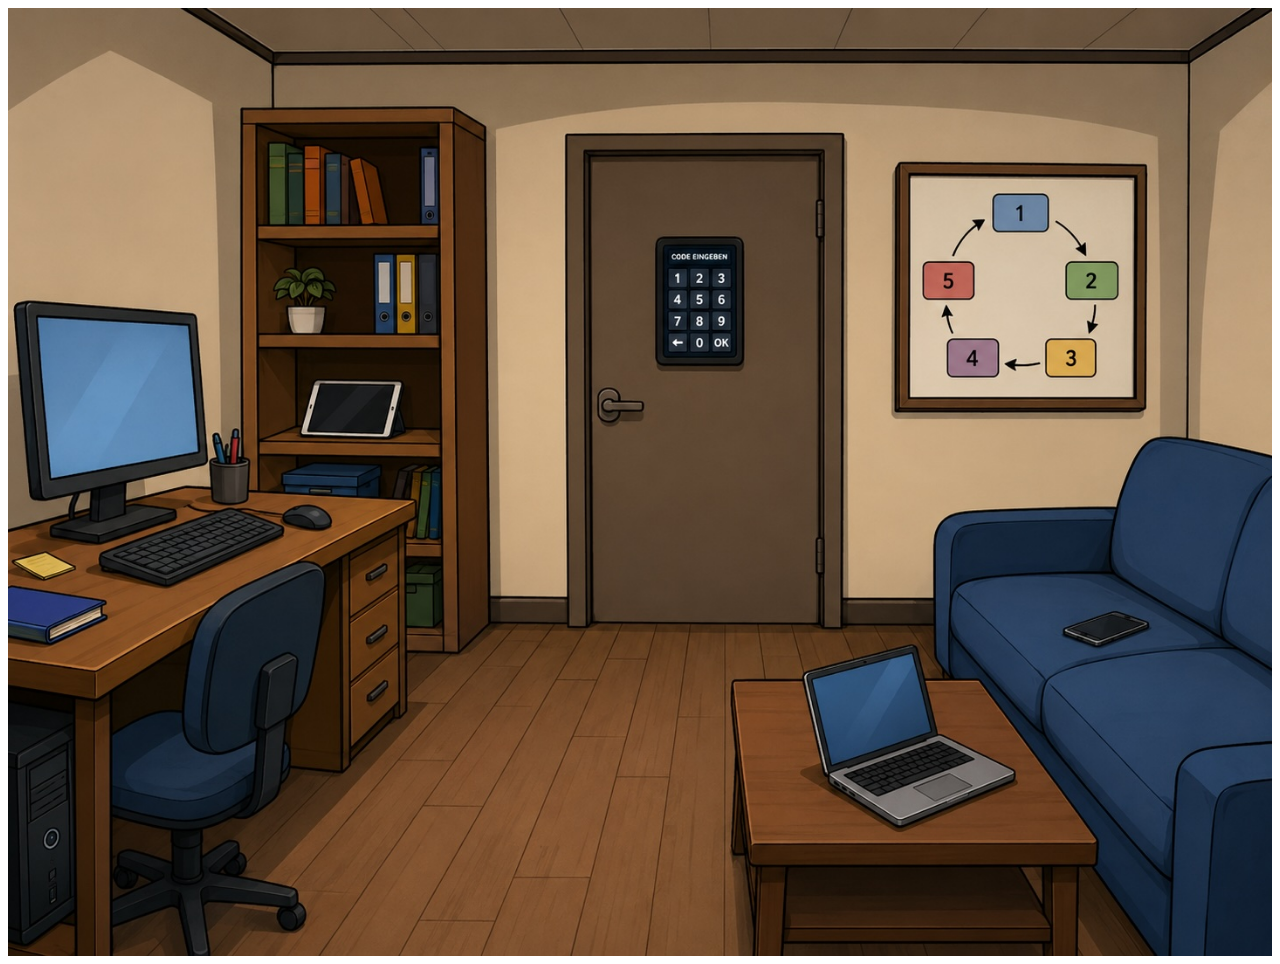
<file: index.html>
<!DOCTYPE html>
<html lang="de">
<head>
    <meta charset="UTF-8">
    <!-- Wichtig fürs iPad: Verhindert automatisches Zoomen -->
    <meta name="viewport" content="width=device-width, initial-scale=1.0, maximum-scale=1.0, user-scalable=no">
    <title>Break out the Internet</title>
    <link rel="stylesheet" href="style.css">
</head>
<body>

    <!-- Der Spielraum mit deinem generierten Bild -->
    <div class="space">
        
        <!-- Unsichtbarer Hotspot für das Bild -->
        <a href="bild.html" class="hotspot" id="hotspot-bild" title="Zum Bild"></a>

        <!-- Unsichtbarer Hotspot für den PC -->
        <a href="pc-raetsel.html" class="hotspot" id="hotspot-pc" title="Zum PC"></a>

        <!-- Unsichtbarer Hotspot für den Laptop -->
        <a href="laptop-raetsel.html" class="hotspot" id="hotspot-laptop" title="Zum Laptop"></a>

        <!-- Unsichtbarer Hotspot für den Tablet-PC -->
        <a href="tablet-raetsel.html" class="hotspot" id="hotspot-tablet" title="Zum Tablet-PC"></a>

        <!-- Unsichtbarer Hotspot für das Smartphone -->
        <a href="smartphone-erfolg.html" class="hotspot" id="hotspot-smartphone" title="Zum Smartphone"></a>

        <!-- Unsichtbarer Hotspot für die Tüpr -->
        <a href="tuer-raetsel.html" class="hotspot" id="hotspot-tuer" title="Zum Türschloss"></a>

    </div>

</body>
</html>
</file>
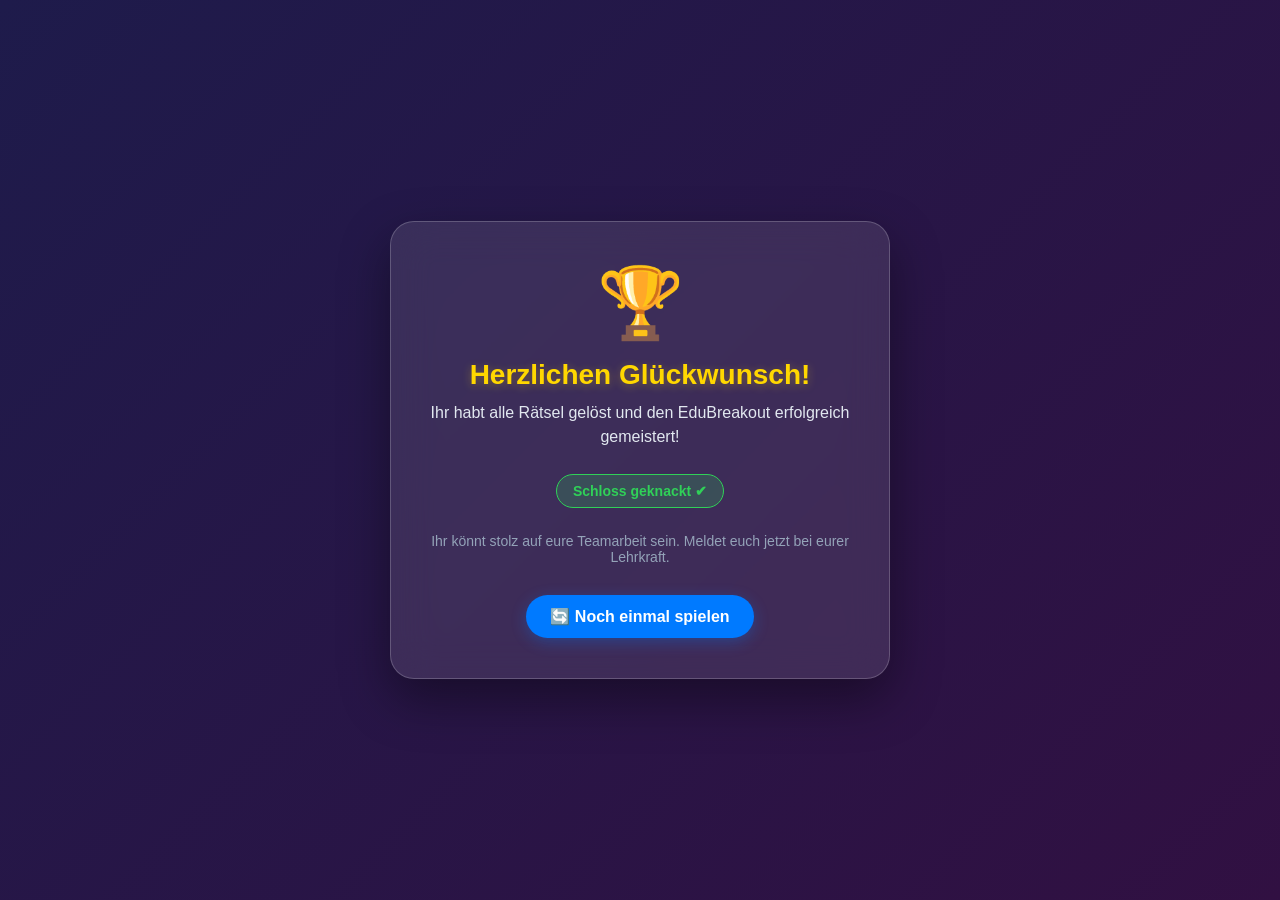
<file: glueckwunsch.html>
<!DOCTYPE html>
<html lang="de">
<head>
    <meta charset="UTF-8">
    <!-- Wichtig fürs iPad: Verhindert automatisches Zoomen -->
    <meta name="viewport" content="width=device-width, initial-scale=1.0, maximum-scale=1.0, user-scalable=no">
    <title>Geschafft! – EduBreakout</title>
    <link rel="stylesheet" href="glueckwunsch-style.css">
</head>
<body>

    <!-- Animiertes CSS-Konfetti im Hintergrund -->
    <div class="confetti-container">
        <div class="confetti"></div>
        <div class="confetti"></div>
        <div class="confetti"></div>
        <div class="confetti"></div>
        <div class="confetti"></div>
        <div class="confetti"></div>
        <div class="confetti"></div>
        <div class="confetti"></div>
        <div class="confetti"></div>
        <div class="confetti"></div>
    </div>

    <!-- Die Erfolgsmeldung -->
    <div class="success-card">
        <div class="trophy-icon">🏆</div>
        <h1>Herzlichen Glückwunsch!</h1>
        <p class="subtitle">Ihr habt alle Rätsel gelöst und den EduBreakout erfolgreich gemeistert!</p>
        
        <div class="badge">
            <span>Schloss geknackt ✔</span>
        </div>

        <p class="footer-text">Ihr könnt stolz auf eure Teamarbeit sein. Meldet euch jetzt bei eurer Lehrkraft.</p>
        
        <!-- Button zum Neustarten, falls gewünscht -->
        <a href="index.html" class="restart-btn">🔄 Noch einmal spielen</a>
    </div>

</body>
</html>
</file>
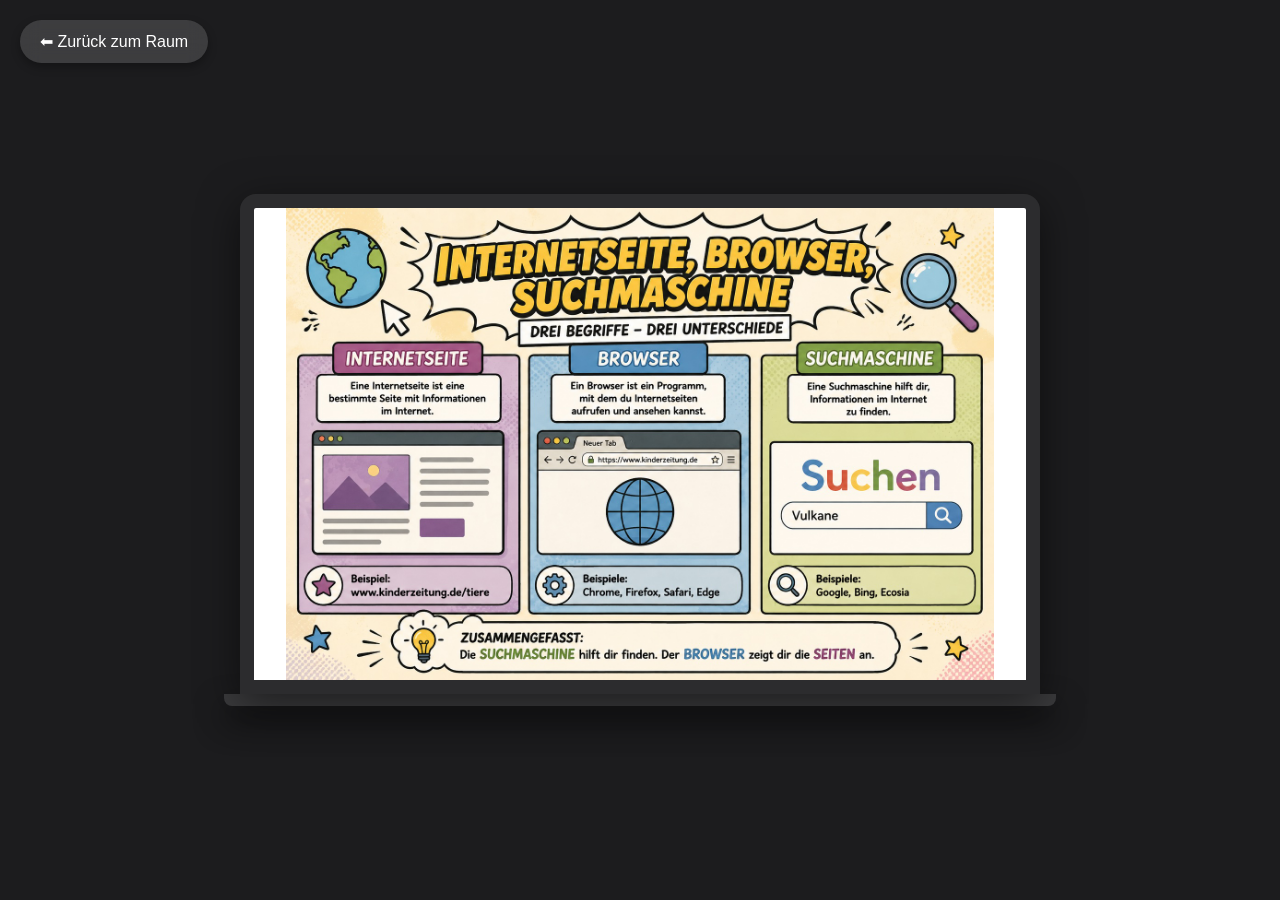
<file: laptop-erfolg.html>
<!DOCTYPE html>
<html lang="de">
<head>
    <meta charset="UTF-8">
    <!-- Wichtig fürs iPad: Verhindert automatisches Zoomen -->
    <meta name="viewport" content="width=device-width, initial-scale=1.0, maximum-scale=1.0, user-scalable=no">
    <title>Laptop Inhalt – EduBreakout</title>
    <link rel="stylesheet" href="laptop-erfolg-style.css">
</head>
<body>

    <!-- Zurück-Button zum Hauptraum (schwebend oben links) -->
    <a href="index.html" class="back-btn">⬅ Zurück zum Raum</a>

    <!-- Das Laptop-Gehäuse -->
    <div class="laptop-frame">
        
        <!-- Der Bildschirmbereich mit deinem Browser-Bild -->
        <div class="laptop-screen">
            <img src="Internetseite_Suchmaschine_Browser.jpg" alt="Suchmaschine Browser" class="browser-image">
            
            <!-- Unsichtbarer Hotspot direkt AUF dem Laptop-Bildschirm -->
            <!-- Öffnet sich in einem neuen Tab (target="_blank") -->
            <a href="https://learningapps.org/watch?v=pvo5zpqsc26" target="_blank" class="laptop-hotspot" id="browser-link" title="Link öffnen"></a>
        </div>
        
        <!-- Das untere Gehäuseteil (Tastatur-Base-Ansatz für den Laptop-Look) -->
        <div class="laptop-base"></div>
    </div>

</body>
</html>
</file>
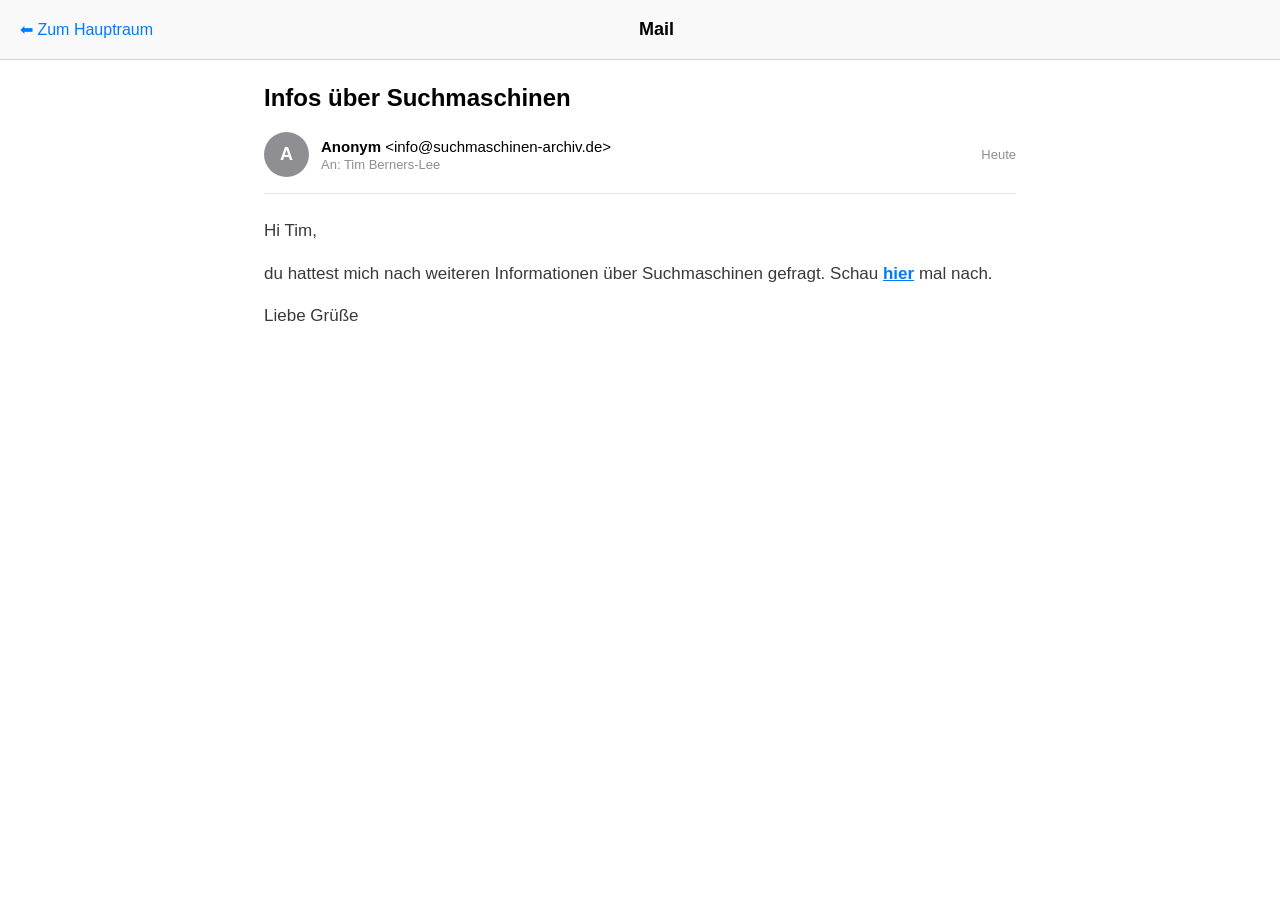
<file: pc-erfolg.html>
<!DOCTYPE html>
<html lang="de">
<head>
    <meta charset="UTF-8">
    <!-- Wichtig fürs iPad: Verhindert automatisches Zoomen -->
    <meta name="viewport" content="width=device-width, initial-scale=1.0, maximum-scale=1.0, user-scalable=no">
    <title>Posteingang – EduBreakout</title>
    <link rel="stylesheet" href="pc-erfolg-style.css">
</head>
<body>

    <!-- Die E-Mail-App Oberfläche -->
    <div class="mail-app">
        
        <!-- Die obere Menüleiste der App -->
        <header class="mail-header">
            <a href="index.html" class="back-btn">⬅ Zum Hauptraum</a>
            <div class="app-title">Mail</div>
            <div class="spacer"></div>
        </header>

        <!-- Der Inhalt der geöffneten E-Mail -->
        <main class="mail-container">
            
            <!-- Betreff-Zeile -->
            <h1 class="mail-subject">Infos über Suchmaschinen</h1>

            <!-- Absender- und Empfänger-Daten -->
            <div class="mail-meta">
                <div class="avatar">A</div>
                <div class="meta-text">
                    <div class="sender"><strong>Anonym</strong> &lt;info@suchmaschinen-archiv.de&gt;</div>
                    <div class="receiver">An: Tim Berners-Lee</div>
                </div>
                <div class="mail-date">Heute</div>
            </div>

            <!-- Der eigentliche Text der E-Mail -->
            <article class="mail-body">
                <p>Hi Tim,</p>
                
                <p>du hattest mich nach weiteren Informationen über Suchmaschinen gefragt. Schau <a href="https://www.learningsnacks.de/share/590799/a3d7dec55e4cbd8c63a3da67ea4ad08b1772e20a" target="_blank" class="secret-link">hier</a> mal nach.</p>
                
                <p>Liebe Grüße</p>
            </article>

        </main>
    </div>

</body>
</html>
</file>
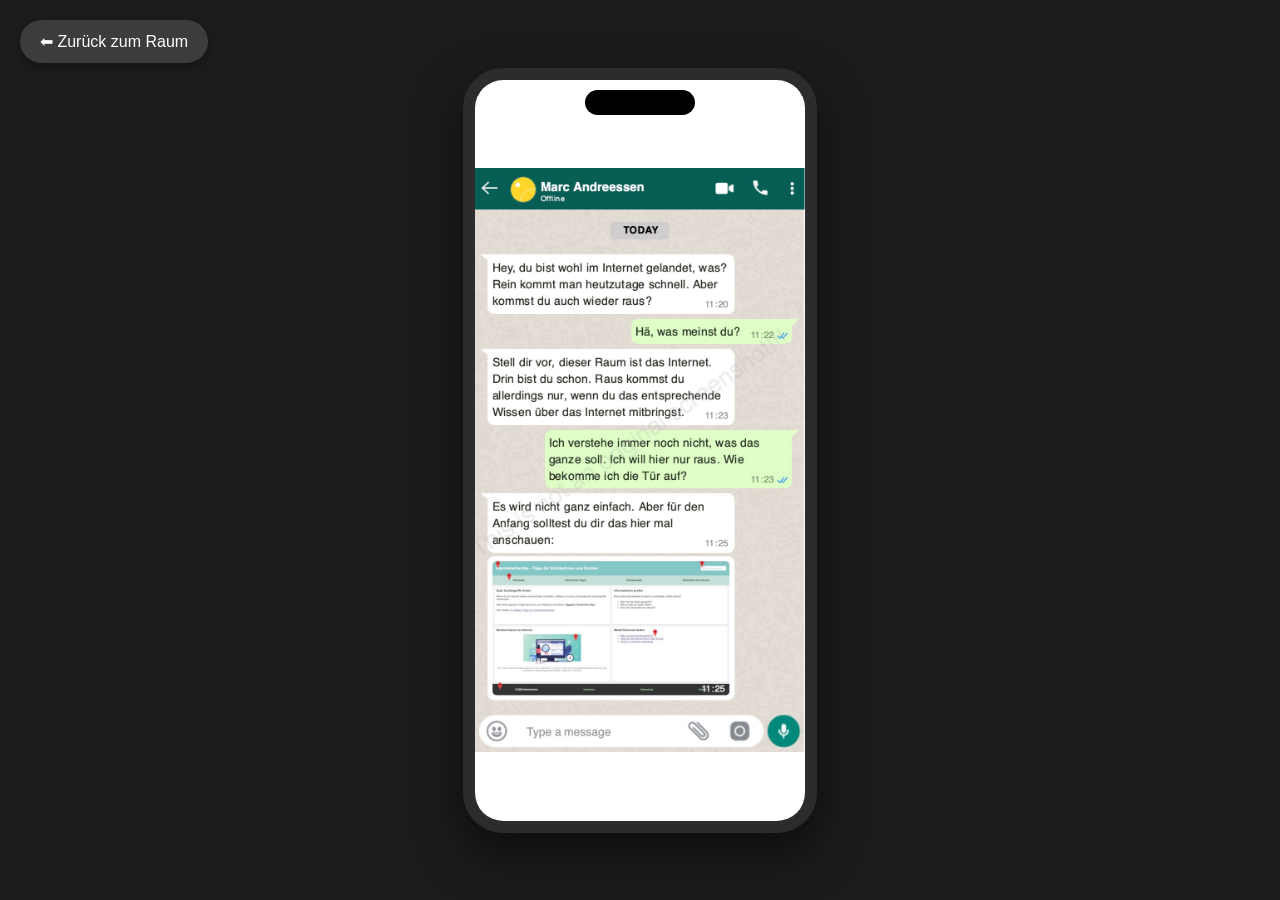
<file: smartphone-erfolg.html>
<!DOCTYPE html>
<html lang="de">
<head>
    <meta charset="UTF-8">
    <!-- Wichtig fürs iPad: Verhindert automatisches Zoomen -->
    <meta name="viewport" content="width=device-width, initial-scale=1.0, maximum-scale=1.0, user-scalable=no">
    <title>Smartphone – EduBreakout</title>
    <link rel="stylesheet" href="smartphone-style.css">
</head>
<body>

    <!-- Zurück-Button zum Hauptraum (schwebend) -->
    <a href="index.html" class="back-btn">⬅ Zurück zum Raum</a>

    <!-- Das Smartphone-Gehäuse -->
    <div class="phone-frame">
        
        <!-- Die obere Notch/Kamera-Insel für den echten Smartphone-Look -->
        <div class="phone-notch"></div>
        
        <!-- Der Bildschirmbereich mit deinem WhatsApp-Bild -->
        <div class="phone-screen">
            <img src="WhatsApp-Chat.jpg" alt="WhatsApp Chat" class="chat-image">
            
            <!-- Unsichtbarer Hotspot direkt AUF dem Handy-Bildschirm -->
            <!-- Öffnet sich automatisch in einem neuen Tab (target="_blank") -->
            <a href="https://learningapps.org/view48536102" target="_blank" class="phone-hotspot" id="chat-link" title="Link öffnen"></a>
        </div>
        
        <!-- Der Home-Button-Strich am unteren Rand -->
        <div class="phone-bottom-bar"></div>
    </div>

</body>
</html>
</file>
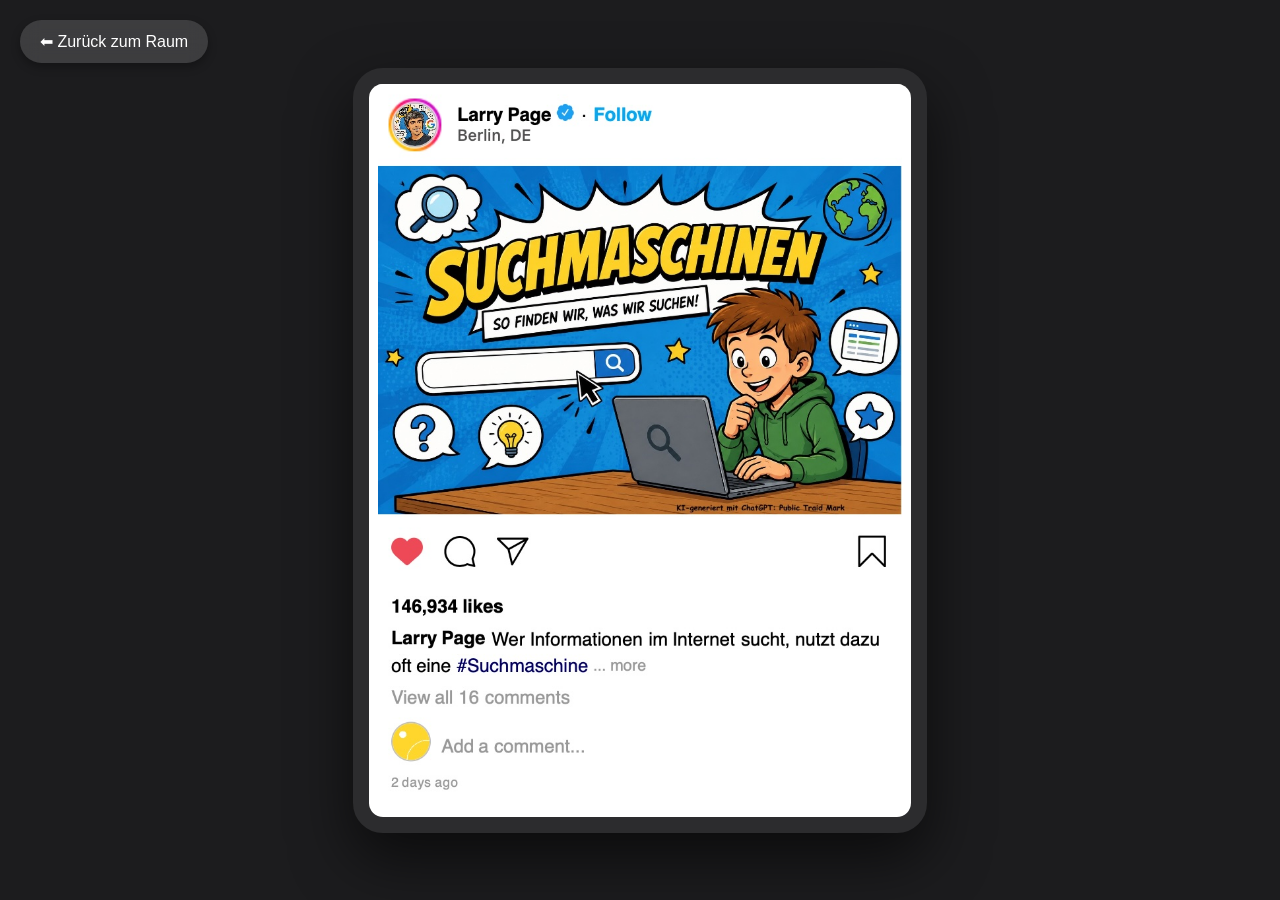
<file: tablet-erfolg.html>
<!DOCTYPE html>
<html lang="de">
<head>
    <meta charset="UTF-8">
    <!-- Wichtig fürs iPad: Verhindert automatisches Zoomen -->
    <meta name="viewport" content="width=device-width, initial-scale=1.0, maximum-scale=1.0, user-scalable=no">
    <title>Tablet Inhalt – EduBreakout</title>
    <link rel="stylesheet" href="tablet-erfolg-style.css">
</head>
<body>

    <!-- Zurück-Button zum Hauptraum (schwebend oben links) -->
    <a href="index.html" class="back-btn">⬅ Zurück zum Raum</a>

    <!-- Das Tablet-Gehäuse (Querformat) -->
    <div class="tablet-frame">
        
        <!-- Die Frontkamera des Tablets am oberen Rand -->
        <div class="tablet-camera"></div>
        
        <!-- Der Bildschirmbereich mit deinem Instagram-Bild -->
        <div class="tablet-screen">
            <img src="Instagram_Suchmaschine.jpg" alt="Instagram Suchmaschine" class="instagram-image">
            
            <!-- Unsichtbarer Hotspot -->
            <!-- Öffnet sich in einem neuen Tab (target="_blank") -->
            <a href="https://www.learningsnacks.de/share/588353/5586da344966627705517aa5cd02cb85fd1d4925" target="_blank" class="tablet-hotspot" id="link1" title="Link öffnen"></a>

            <!-- Unsichtbarer Hotspot -->
            <!-- Öffnet sich in einem neuen Tab (target="_blank") -->
            <a href="https://www.learningsnacks.de/share/588353/5586da344966627705517aa5cd02cb85fd1d4925" target="_blank" class="tablet-hotspot" id="link2" title="Link öffnen"></a>

            <!-- Unsichtbarer Hotspot -->
            <!-- Öffnet sich in einem neuen Tab (target="_blank") -->
            <a href="https://www.learningsnacks.de/share/588353/5586da344966627705517aa5cd02cb85fd1d4925" target="_blank" class="tablet-hotspot" id="link3" title="Link öffnen"></a>

            <!-- Unsichtbarer Hotspot -->
            <!-- Öffnet sich in einem neuen Tab (target="_blank") -->
            <a href="https://www.learningsnacks.de/share/588353/5586da344966627705517aa5cd02cb85fd1d4925" target="_blank" class="tablet-hotspot" id="link4" title="Link öffnen"></a>
        </div>
        
        <!-- Der Home-Strich am unteren Rand (typisch für moderne Tablets) -->
        <div class="tablet-bottom-bar"></div>
    </div>

</body>
</html>
</file>
<file: style.css>
/* Der Raum passt sich perfekt dem iPad an (4:3 Format) */
.space {
    width: 100vw;
    max-width: 100%;
    aspect-ratio: 4 / 3;
    position: relative;
    background-image: url('raum_mit_objekten.jpg'); /* Hier dein Bild eintragen */
    background-size: contain;
    background-repeat: no-repeat;
    background-position: center;
    margin: 0 auto;
}

/* Die unsichtbaren Hotspots */
.hotspot {
    position: absolute;
    display: block;
    
    /* TIPP ZUM POSITIONIEREN: Aktiviere die nächste Zeile, */
    /* um zu sehen, wo die Boxen auf dem Bild liegen! */
    /* background-color: rgba(255, 0, 0, 0.3); */
}

/* --- HIER POSITIONIERST DU DIE OBJEKTE --- */

/* Hotspot für das Bild */
#hotspot-bild {
    top: 16%;      /* Abstand vom oberen Rand in % */
    left: 70%;     /* Abstand vom linken Rand in % */
    width: 20%;    /* Breite der unsichtbaren Klick-Box */
    height: 26%;   /* Höhe der unsichtbaren Klick-Box */
}

/* Hotspot für den PC */
#hotspot-pc {
    top: 31%;      /* Abstand vom oberen Rand in % */
    left: 2%;     /* Abstand vom linken Rand in % */
    width: 14%;    /* Breite der unsichtbaren Klick-Box */
    height: 20%;   /* Höhe der unsichtbaren Klick-Box */
}

/* Hotspot für den Laptop */
#hotspot-laptop {
    top: 67%;
    left: 63%;
    width: 16%;
    height: 18%;
}

/* Hotspot für den Tablet-PC */
#hotspot-tablet {
    top: 39%;
    left: 23%;
    width: 8%;
    height: 7%;
}

/* Hotspot für das Smartphone */
#hotspot-smartphone {
    top: 63%;
    left: 83%;
    width: 8%;
    height: 5%;
}

/* Hotspot für die Tür */
#hotspot-tuer {
    top: 24%;
    left: 51%;
    width: 7%;
    height: 14%;
}
</file>
<file: glueckwunsch-style.css>
* {
    box-sizing: border-box;
    font-family: -apple-system, BlinkMacSystemFont, "Segoe UI", Roboto, Helvetica, Arial, sans-serif;
}

body, html {
    margin: 0;
    padding: 0;
    width: 100%;
    height: 100%;
    overflow: hidden;
    background: linear-gradient(135deg, #1e1b4b, #311042); /* Festlicher, dunkler Farbverlauf */
    display: flex;
    justify-content: center;
    align-items: center;
}

/* Die Glückwunsch-Box in der Mitte */
.success-card {
    position: relative;
    z-index: 10;
    background: rgba(255, 255, 255, 0.1);
    backdrop-filter: blur(20px);
    -webkit-backdrop-filter: blur(20px); /* iPad Support */
    border: 1px solid rgba(255, 255, 255, 0.2);
    border-radius: 24px;
    padding: 40px 30px;
    width: 90%;
    max-width: 500px;
    text-align: center;
    color: white;
    box-shadow: 0 20px 50px rgba(0, 0, 0, 0.4);
    animation: popUp 0.6s cubic-bezier(0.175, 0.885, 0.32, 1.275) both;
}

/* Großer Pokal */
.trophy-icon {
    font-size: 70px;
    margin-bottom: 15px;
    animation: pulseTrophy 2s infinite ease-in-out;
}

.success-card h1 {
    font-size: 28px;
    margin: 0 0 10px 0;
    color: #ffd700; /* Goldener Titel */
    text-shadow: 0 2px 10px rgba(255, 215, 0, 0.3);
}

.subtitle {
    font-size: 16px;
    line-height: 1.5;
    color: #e2e8f0;
    margin: 0 0 25px 0;
}

/* Ein kleines Erfolgs-Abzeichen */
.badge {
    display: inline-block;
    background: rgba(48, 209, 88, 0.2);
    border: 1px solid #30d158;
    color: #30d158;
    padding: 8px 16px;
    border-radius: 20px;
    font-weight: 600;
    font-size: 14px;
    margin-bottom: 25px;
}

.footer-text {
    font-size: 14px;
    color: #94a3b8;
    margin: 0 0 30px 0;
}

/* Neustart-Button */
.restart-btn {
    display: inline-block;
    color: white;
    text-decoration: none;
    font-size: 16px;
    font-weight: 600;
    background: #007aff;
    padding: 12px 24px;
    border-radius: 25px;
    box-shadow: 0 4px 15px rgba(0, 122, 255, 0.3);
    transition: background 0.2s, transform 0.2s;
}

.restart-btn:active {
    background: #0056b3;
    transform: scale(0.98);
}

/* --- ANIMATIONEN --- */

@keyframes popUp {
    from { transform: scale(0.8); opacity: 0; }
    to { transform: scale(1); opacity: 1; }
}

@keyframes pulseTrophy {
    0%, 100% { transform: scale(1); }
    50% { transform: scale(1.1); }
}

/* --- REINES CSS KONFETTI --- */
.confetti-container {
    position: absolute;
    width: 100%;
    height: 100%;
    top: 0;
    left: 0;
    z-index: 1;
    pointer-events: none;
}

.confetti {
    position: absolute;
    width: 12px;
    height: 12px;
    background-color: #ffd700;
    top: -20px;
    border-radius: 3px;
    animation: fall 4s infinite linear;
}

/* Unterschiedliche Farben und Startpositionen für das Konfetti */
.confetti:nth-child(1) { left: 10%; background-color: #ff3b30; animation-delay: 0s; animation-duration: 3.5s; }
.confetti:nth-child(2) { left: 25%; background-color: #007aff; animation-delay: 1s; animation-duration: 4.2s; }
.confetti:nth-child(3) { left: 40%; background-color: #30d158; animation-delay: 0.5s; animation-duration: 3.8s; }
.confetti:nth-child(4) { left: 55%; background-color: #ff9f0a; animation-delay: 1.5s; animation-duration: 4.5s; }
.confetti:nth-child(5) { left: 70%; background-color: #bf5af2; animation-delay: 0.2s; animation-duration: 3.9s; }
.confetti:nth-child(6) { left: 85%; background-color: #ffd700; animation-delay: 2s; animation-duration: 4.1s; }
.confetti:nth-child(7) { left: 15%; background-color: #5ac8fa; animation-delay: 1.8s; animation-duration: 3.7s; }
.confetti:nth-child(8) { left: 45%; background-color: #ff2d55; animation-delay: 2.3s; animation-duration: 4.6s; }
.confetti:nth-child(9) { left: 65%; background-color: #30d158; animation-delay: 0.8s; animation-duration: 3.4s; }
.confetti:nth-child(10) { left: 90%; background-color: #007aff; animation-delay: 1.2s; animation-duration: 4s; }

@keyframes fall {
    0% { transform: translateY(0) rotate(0deg); opacity: 1; }
    90% { opacity: 1; }
    100% { transform: translateY(105vh) rotate(360deg); opacity: 0; }
}
</file>
<file: laptop-erfolg-style.css>
* {
    box-sizing: border-box;
    font-family: -apple-system, BlinkMacSystemFont, "Segoe UI", Roboto, Helvetica, Arial, sans-serif;
}

body, html {
    margin: 0;
    padding: 0;
    width: 100%;
    height: 100%;
    background-color: #1c1c1e; /* Dunkler Hintergrund */
    display: flex;
    justify-content: center;
    align-items: center;
    overflow: hidden;
}

/* Zurück-Button */
.back-btn {
    position: absolute;
    top: 20px;
    left: 20px;
    color: #ffffff;
    text-decoration: none;
    font-size: 16px;
    font-weight: 500;
    background: rgba(255, 255, 255, 0.15);
    padding: 12px 20px;
    border-radius: 25px;
    backdrop-filter: blur(10px);
    -webkit-backdrop-filter: blur(10px);
    box-shadow: 0 4px 10px rgba(0, 0, 0, 0.3);
    z-index: 10;
}

.back-btn:active {
    background: rgba(255, 255, 255, 0.3);
}

/* Das Laptop-Gehäuse (Bildschirm-Teil im 16:10 oder 16:9 Format) */
.laptop-frame {
    position: relative;
    width: 85vw; /* Nutzt 85% der iPad-Breite */
    max-width: 800px;
    display: flex;
    flex-direction: column;
    align-items: center;
}

/* Der eigentliche Bildschirm des Laptops */
.laptop-screen {
    position: relative;
    width: 100%;
    aspect-ratio: 16 / 10; /* Typisches Breitbild-Format für Laptops */
    background: #000000;
    border: 14px solid #2c2c2e; /* Schwarzer Displayrand */
    border-radius: 16px 16px 0 0; /* Nur oben abgerundet */
    box-shadow: 0 10px 40px rgba(0, 0, 0, 0.5);
    overflow: hidden;
}

/* Das Browser-Bild füllt das Display aus */
.browser-image {
    width: 100%;
    height: 100%;
    object-fit: contain; /* Bild wird ohne Verzerrung komplett eingepasst */
    object-position: center;
    background-color: #ffffff; /* Weißer Hintergrund, falls das Bild Ränder lässt */
}

/* Das angedeutete Unterteil des Laptops (Die Tastatur-Base) */
.laptop-base {
    width: 104%; /* Steht links und rechts minimal über, wie ein echter Laptop */
    height: 12px;
    background: #3a3a3c;
    border-radius: 0 0 8px 8px; /* Unten abgerundet */
    box-shadow: 0 15px 30px rgba(0, 0, 0, 0.7);
}

/* --- DER UNSICHTBARE HOTSPOT AUF DEM LAPTOP --- */
.laptop-hotspot {
    position: absolute;
    display: block;
    
    /* ZUM POSITIONIEREN: Entferne die Kommentarzeichen der nächsten Zeile, */
    /* um die Klick-Box temporär rot leuchten zu sehen! */
    /* background-color: rgba(255, 0, 0, 0.3); */
}

/* Beispiel-Position für das Suchfeld oder einen Button auf der Webseite */
#browser-link {
    top: 0%;      /* Abstand von der Oberkante des Laptop-Bildschirms in % */
    left: 0%;     /* Abstand von der Linkskante des Laptop-Bildschirms in % */
    width: 100%;    /* Breite der unsichtbaren Klick-Box */
    height: 100%;   /* Höhe der unsichtbaren Klick-Box */
}
</file>
<file: pc-erfolg-style.css>
* {
    box-sizing: border-box;
    font-family: -apple-system, BlinkMacSystemFont, "Segoe UI", Roboto, Helvetica, Arial, sans-serif;
}

body, html {
    margin: 0;
    padding: 0;
    width: 100%;
    height: 100%;
    background-color: #f2f2f7; /* Heller iOS-Hintergrund */
    display: flex;
    justify-content: center;
    align-items: flex-start;
}

/* Der Haupt-Container für die App */
.mail-app {
    width: 100%;
    height: 100%;
    display: flex;
    flex-direction: column;
    background-color: #ffffff;
}

/* Die obere App-Leiste */
.mail-header {
    height: 60px;
    background-color: #f9f9f9;
    border-bottom: 1px solid #d1d1d6;
    display: flex;
    align-items: center;
    justify-content: space-between;
    padding: 0 20px;
}

/* Zurück-Button */
.back-btn {
    color: #007aff; /* iOS Blau */
    text-decoration: none;
    font-size: 16px;
    font-weight: 500;
}

.back-btn:active {
    opacity: 0.6;
}

.app-title {
    font-size: 18px;
    font-weight: 600;
    color: #000000;
}

.spacer {
    width: 100px; /* Hält den Titel mittig */
}

/* Der Bereich für die geöffnete E-Mail */
.mail-container {
    flex: 1;
    padding: 24px;
    overflow-y: auto; /* Erlaubt Scrollen, falls der Text länger wird */
    max-width: 800px;
    width: 100%;
    margin: 0 auto;
}

/* Betreff */
.mail-subject {
    font-size: 24px;
    font-weight: 700;
    margin: 0 0 20px 0;
    color: #000000;
}

/* Absender-Informationen */
.mail-meta {
    display: flex;
    align-items: center;
    border-bottom: 1px solid #e5e5ea;
    padding-bottom: 16px;
    margin-bottom: 24px;
}

/* Rundes Absender-Symbol */
.avatar {
    width: 45px;
    height: 45px;
    background-color: #8e8e93;
    color: white;
    border-radius: 50%;
    display: flex;
    justify-content: center;
    align-items: center;
    font-size: 18px;
    font-weight: 600;
    margin-right: 12px;
}

.meta-text {
    flex: 1;
}

.sender {
    font-size: 15px;
    color: #000000;
    margin-bottom: 2px;
}

.receiver {
    font-size: 13px;
    color: #8e8e93;
}

.mail-date {
    font-size: 13px;
    color: #8e8e93;
}

/* Der Nachrichtentext */
.mail-body {
    font-size: 17px;
    line-height: 1.5;
    color: #3a3a3c;
}

.mail-body p {
    margin-bottom: 16px;
}

/* Der wichtige Link im Text */
.secret-link {
    color: #007aff;
    text-decoration: underline;
    font-weight: 600;
}

.secret-link:active {
    color: #0056b3;
}
</file>
<file: smartphone-style.css>
* {
    box-sizing: border-box;
    font-family: -apple-system, BlinkMacSystemFont, "Segoe UI", Roboto, Helvetica, Arial, sans-serif;
}

body, html {
    margin: 0;
    padding: 0;
    width: 100%;
    height: 100%;
    background-color: #1c1c1e; /* Dunkler Hintergrund, damit das Handy gut wirkt */
    display: flex;
    justify-content: center;
    align-items: center;
    overflow: hidden;
}

/* Zurück-Button */
.back-btn {
    position: absolute;
    top: 20px;
    left: 20px;
    color: #ffffff;
    text-decoration: none;
    font-size: 16px;
    font-weight: 500;
    background: rgba(255, 255, 255, 0.15);
    padding: 12px 20px;
    border-radius: 25px;
    backdrop-filter: blur(10px);
    -webkit-backdrop-filter: blur(10px);
    box-shadow: 0 4px 10px rgba(0, 0, 0, 0.3);
    z-index: 10;
}

.back-btn:active {
    background: rgba(255, 255, 255, 0.3);
}

/* Das Smartphone-Gehäuse */
.phone-frame {
    position: relative;
    width: auto;
    height: 85vh;               /* Nutzt 85% der iPad-Höhe */
    aspect-ratio: 9 / 19.5;     /* Typisches modernes Smartphone-Format */
    background: #000000;
    border: 12px solid #2c2c2e; /* Der äußere schwarze Rahmen */
    border-radius: 40px; 
    box-shadow: 0 20px 50px rgba(0, 0, 0, 0.6);
    display: flex;
    flex-direction: column;
    overflow: hidden;
}

/* Die obere "Notch" (Kameralinse/Insel) */
.phone-notch {
    position: absolute;
    top: 10px;
    left: 50%;
    transform: translateX(-50%);
    width: 110px;
    height: 25px;
    background: #000000;
    border-radius: 15px;
    z-index: 5;
}

/* Der untere Home-Strich */
.phone-bottom-bar {
    position: absolute;
    bottom: 8px;
    left: 50%;
    transform: translateX(-50%);
    width: 100px;
    height: 4px;
    background: rgba(255, 255, 255, 0.5);
    border-radius: 2px;
    z-index: 5;
}

/* Der Bildschirmbereich */
.phone-screen {
    position: relative;
    width: 100%;
    height: 100%;
    background: #ffffff;        /* Hintergrundfarbe des Chats, falls Ränder entstehen */
    
    /* HIER RECHNEST DU PLATZ FÜR DIE NOTCH EIN: */
    padding-top: 40px;          /* Schiebt das Bild 40 Pixel nach unten, weg vom Lautsprecher */
    padding-bottom: 20px;       /* Platz für den unteren Home-Strich */
    box-sizing: border-box;     /* Wichtig, damit das Padding die Box nicht vergrößert */
}

/* Das WhatsApp-Chat Bild */
.chat-image {
    width: 100%;
    height: 100%;
    
    /* ÄNDERUNG HIER: */
    object-fit: contain;        /* Zeigt das Bild IMMER komplett an, nichts wird abgeschnitten! */
    object-position: center;    /* Zentriert das Bild im verbleibenden Displaybereich */
}

/* --- DER UNSICHTBARE HOTSPOT AUF DEM HANDY --- */
.phone-hotspot {
    position: absolute;
    display: block;
    
    /* TIPP ZUM POSITIONIEREN: Aktiviere die nächste Zeile (entferne das /* ), */
    /* um zu sehen, wo die Klick-Box auf dem Chat-Bild liegt! */
    /* background-color: rgba(0, 255, 0, 0.3); */
}

/* Beispiel-Position für den Link im Chatverlauf */
#chat-link {
    top: 64%;      /* Abstand von der Oberkante des Handy-Bildschirms in % */
    left: 4%;     /* Abstand von der Linkskante des Handy-Bildschirms in % */
    width: 75%;    /* Breite der unsichtbaren Klick-Box */
    height: 20%;    /* Höhe der unsichtbaren Klick-Box */
}
</file>
<file: tablet-erfolg-style.css>
* {
    box-sizing: border-box;
    font-family: -apple-system, BlinkMacSystemFont, "Segoe UI", Roboto, Helvetica, Arial, sans-serif;
}

body, html {
    margin: 0;
    padding: 0;
    width: 100%;
    height: 100%;
    background-color: #1c1c1e; /* Dunkler Hintergrund für guten Kontrast */
    display: flex;
    justify-content: center;
    align-items: center;
    overflow: hidden;
}

/* Zurück-Button */
.back-btn {
    position: absolute;
    top: 20px;
    left: 20px;
    color: #ffffff;
    text-decoration: none;
    font-size: 16px;
    font-weight: 500;
    background: rgba(255, 255, 255, 0.15);
    padding: 12px 20px;
    border-radius: 25px;
    backdrop-filter: blur(10px);
    -webkit-backdrop-filter: blur(10px);
    box-shadow: 0 4px 10px rgba(0, 0, 0, 0.3);
    z-index: 10;
}

.back-btn:active {
    background: rgba(255, 255, 255, 0.3);
}

/* Das Tablet-Gehäuse im Hochformat (3:4 Verhältnis) */
.tablet-frame {
    position: relative;
    height: 85vh;               /* Nutzt 85% der verfügbaren iPad-Höhe */
    aspect-ratio: 3 / 4;        /* Umgedrehtes Verhältnis für das Hochformat */
    background: #000000;
    border: 16px solid #2c2c2e; /* Der äußere Rahmen */
    border-radius: 30px; 
    box-shadow: 0 25px 60px rgba(0, 0, 0, 0.6);
    display: flex;
    flex-direction: column;
    overflow: hidden;
}

/* Die Kameralinse wandert an die kurze Seite (oben mittig) */
.tablet-camera {
    position: absolute;
    top: -10px;
    left: 50%;
    transform: translateX(-50%);
    width: 6px;
    height: 6px;
    background: #1c1c1e;
    border-radius: 50%;
    z-index: 5;
}

/* Der untere Home-Strich wird im Hochformat etwas kürzer */
.tablet-bottom-bar {
    position: absolute;
    bottom: 6px;
    left: 50%;
    transform: translateX(-50%);
    width: 100px;
    height: 4px;
    background: rgba(255, 255, 255, 0.4);
    border-radius: 2px;
    z-index: 5;
}

/* Der Bildschirmbereich */
.tablet-screen {
    position: relative;
    width: 100%;
    height: 100%;
    background: #ffffff;
    /* Kleiner Abstand nach unten, damit der Home-Strich nichts Wichtiges verdeckt */
    padding-bottom: 15px; 
    box-sizing: border-box;
}

/* Das Instagram-Bild passt sich nahtlos an */
.instagram-image {
    width: 100%;
    height: 100%;
    object-fit: contain; /* Bild wird komplett ohne Verzerrung oder Abschneiden angezeigt */
    object-position: center;
}

/* --- DER UNSICHTBARE HOTSPOT AUF DEM TABLET --- */
.tablet-hotspot {
    position: absolute;
    display: block;
    
    /* ZUM POSITIONIEREN: Entferne die Kommentarzeichen der nächsten Zeile, */
    /* um die Klick-Box temporär blau leuchten zu sehen! */
    /* background-color: rgba(0, 122, 255, 0.3); */
}

/* Position für die Links */
#link1 {
    top: 77%;      /* Abstand von der Oberkante des Tablet-Bildschirms in % */
    left: 16%;     /* Abstand von der Linkskante des Tablet-Bildschirms in % */
    width: 36%;    /* Breite der unsichtbaren Klick-Box */
    height: 4%;   /* Höhe der unsichtbaren Klick-Box */
}

#link2 {
    top: 60%;      /* Abstand von der Oberkante des Tablet-Bildschirms in % */
    left: 4%;     /* Abstand von der Linkskante des Tablet-Bildschirms in % */
    width: 30%;    /* Breite der unsichtbaren Klick-Box */
    height: 6%;   /* Höhe der unsichtbaren Klick-Box */
}

#link3 {
    top: 2%;      /* Abstand von der Oberkante des Tablet-Bildschirms in % */
    left: 40%;     /* Abstand von der Linkskante des Tablet-Bildschirms in % */
    width: 15%;    /* Breite der unsichtbaren Klick-Box */
    height: 4%;   /* Höhe der unsichtbaren Klick-Box */
}

#link4 {
    top: 86%;      /* Abstand von der Oberkante des Tablet-Bildschirms in % */
    left: 4%;     /* Abstand von der Linkskante des Tablet-Bildschirms in % */
    width: 40%;    /* Breite der unsichtbaren Klick-Box */
    height: 7%;   /* Höhe der unsichtbaren Klick-Box */
}
</file>
